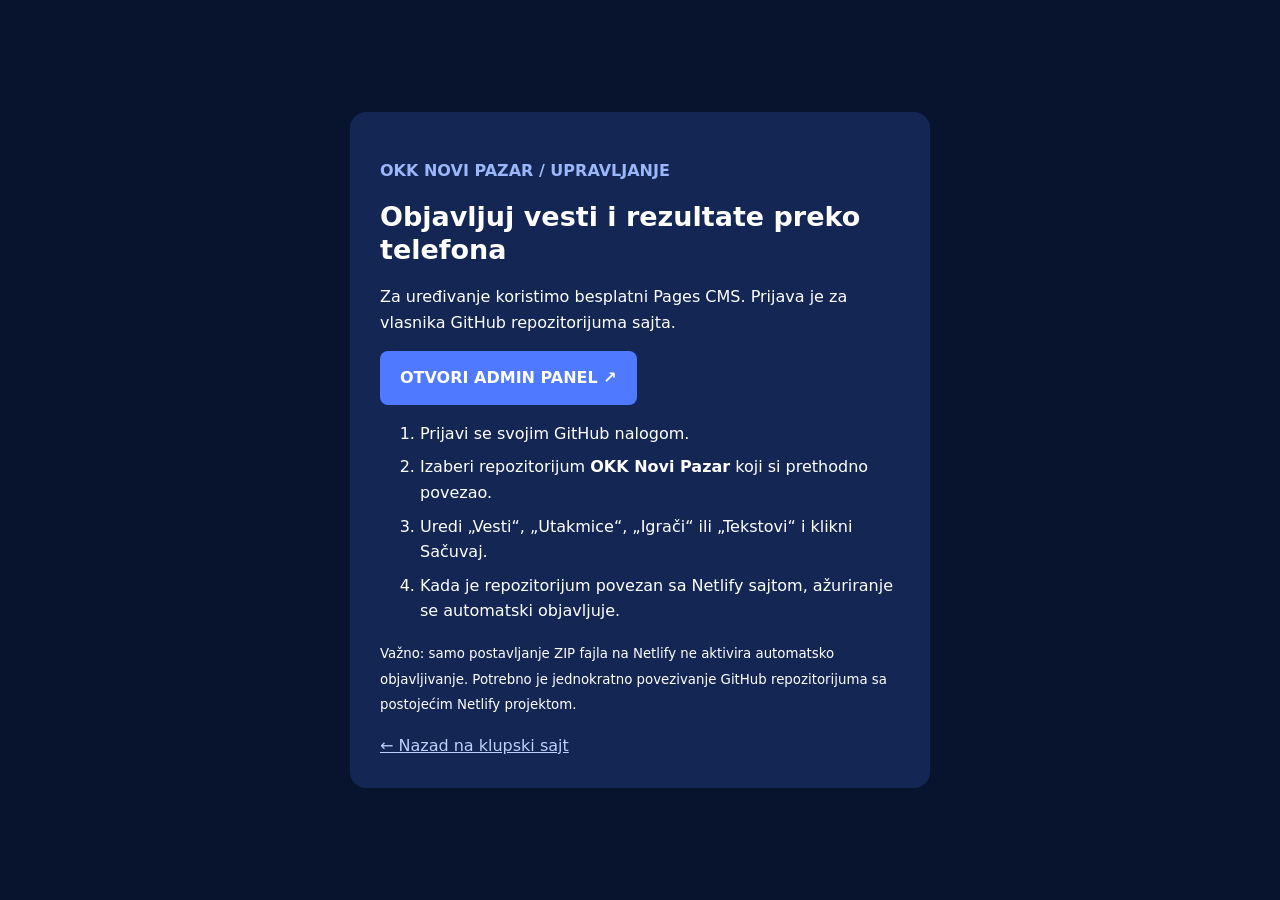
<file: admin/index.html>
<!doctype html><html lang="sr"><head><meta charset="utf-8"><meta name="viewport" content="width=device-width,initial-scale=1"><meta name="robots" content="noindex,nofollow"><title>OKK Novi Pazar — uređivanje</title><style>body{margin:0;min-height:100vh;display:grid;place-items:center;background:#08132e;color:white;font:16px/1.6 system-ui,sans-serif}.panel{max-width:520px;margin:20px;padding:30px;background:#142653;border-radius:16px}h1{font-size:27px;line-height:1.2}.btn{background:#4f79ff;color:#fff;text-decoration:none;padding:14px 20px;border-radius:8px;display:inline-block;font-weight:800}a{color:#bdd0ff}li{margin:8px 0}</style></head><body><div class="panel"><p style="color:#9bb6fa;font-weight:800">OKK NOVI PAZAR / UPRAVLJANJE</p><h1>Objavljuj vesti i rezultate preko telefona</h1><p>Za uređivanje koristimo besplatni Pages CMS. Prijava je za vlasnika GitHub repozitorijuma sajta.</p><p><a class="btn" href="https://app.pagescms.org/" rel="noopener noreferrer">OTVORI ADMIN PANEL ↗</a></p><ol><li>Prijavi se svojim GitHub nalogom.</li><li>Izaberi repozitorijum <strong>OKK Novi Pazar</strong> koji si prethodno povezao.</li><li>Uredi „Vesti“, „Utakmice“, „Igrači“ ili „Tekstovi“ i klikni Sačuvaj.</li><li>Kada je repozitorijum povezan sa Netlify sajtom, ažuriranje se automatski objavljuje.</li></ol><p><small>Važno: samo postavljanje ZIP fajla na Netlify ne aktivira automatsko objavljivanje. Potrebno je jednokratno povezivanje GitHub repozitorijuma sa postojećim Netlify projektom.</small></p><a href="/">← Nazad na klupski sajt</a></div></body></html>
</file>
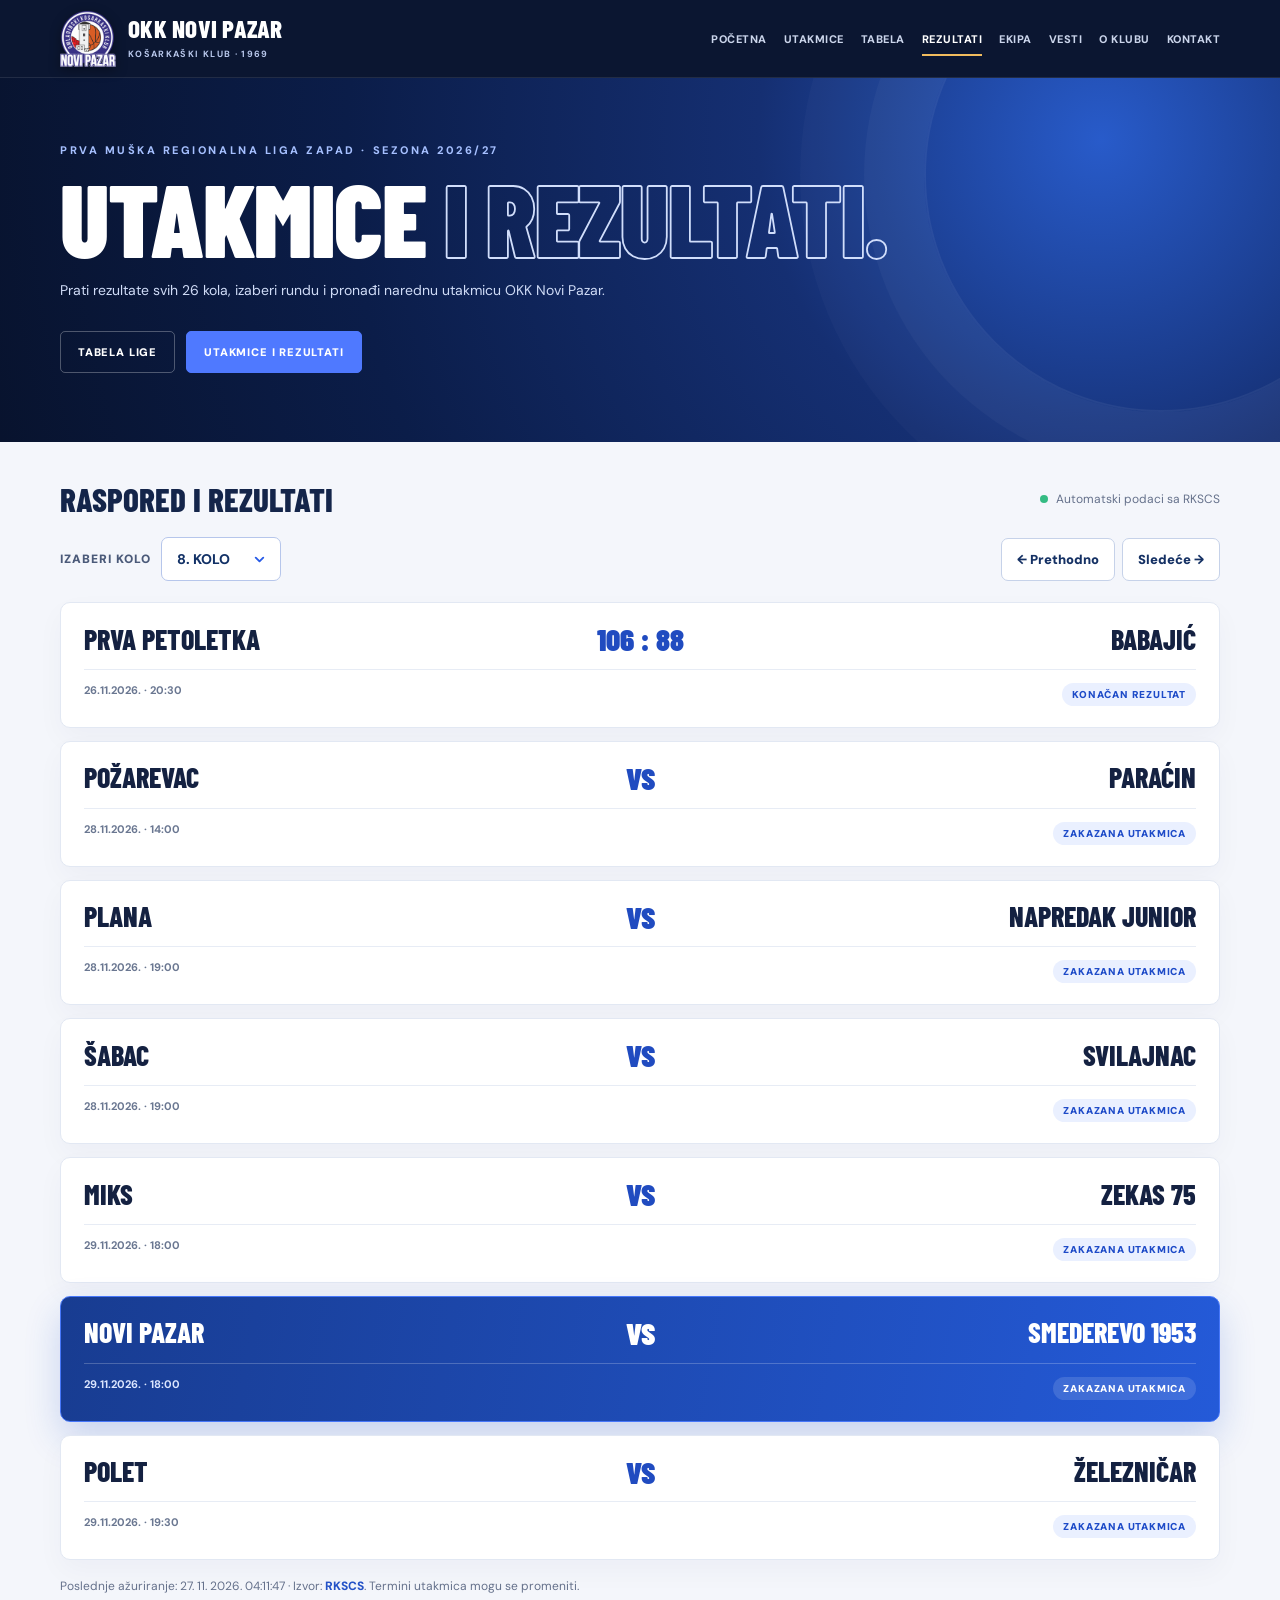
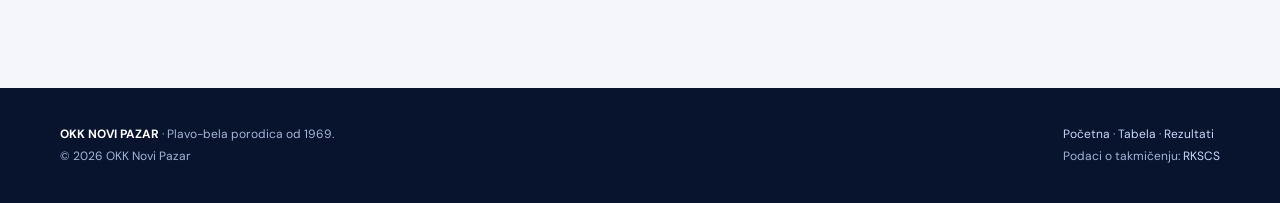
<file: rezultati.html>
<!doctype html>
<html lang="sr">
<head>
<meta charset="utf-8">
<meta name="viewport" content="width=device-width, initial-scale=1, viewport-fit=cover">
<meta name="theme-color" content="#08132e">
<meta name="description" content="Svi rezultati i raspored Prve muške regionalne lige Zapad 2026/27.">
<title>Rezultati i raspored | OKK Novi Pazar</title>
<link rel="preconnect" href="https://fonts.googleapis.com">
<link rel="preconnect" href="https://fonts.gstatic.com" crossorigin>
<link href="https://fonts.googleapis.com/css2?family=Barlow+Condensed:wght@500;600;700;800;900&family=DM+Sans:wght@400;500;600;700;800&display=swap" rel="stylesheet">
<style>
:root{--navy:#08132e;--deep:#0d1a3a;--blue:#295ce7;--blue2:#4f79ff;--pale:#f4f6fb;--white:#fff;--ink:#142141;--muted:#6a758e;--line:#e2e8f3;--gold:#f1bc5e;--font-display:'Barlow Condensed','Arial Narrow',Impact,sans-serif;--font-body:'DM Sans',Arial,sans-serif}
*{box-sizing:border-box}
html{scroll-behavior:smooth}
body{margin:0;background:var(--pale);color:var(--ink);font-family:var(--font-body);-webkit-font-smoothing:antialiased}
a{color:inherit;text-decoration:none}button,select{font:inherit}button{cursor:pointer}
.container{width:min(1160px,calc(100% - 36px));margin-inline:auto}
.topbar{height:78px;position:sticky;top:0;z-index:30;background:rgba(8,19,46,.985);border-bottom:1px solid #ffffff18;color:#fff;backdrop-filter:blur(12px)}
.top-inner{height:100%;display:flex;align-items:center;gap:20px}
.brand{display:flex;align-items:center;gap:12px;flex-shrink:0}
.brand img{width:56px;height:56px;object-fit:contain;filter:drop-shadow(0 3px 6px #0006)}
.brand-name{font:800 25px/.90 var(--font-display);letter-spacing:.01em}
.brand-name small{display:block;margin-top:8px;color:#bac9ed;font:700 9px var(--font-body);letter-spacing:.15em}
.desktop-nav{display:flex;align-items:center;justify-content:flex-end;gap:17px;flex:1}
.desktop-nav a{font-size:11px;font-weight:800;text-transform:uppercase;letter-spacing:.045em;white-space:nowrap;color:#cbd5eb;transition:color .2s}
.desktop-nav a:hover,.desktop-nav a[aria-current="page"]{color:#fff}
.desktop-nav a[aria-current="page"]{border-bottom:2px solid var(--gold);padding-bottom:8px;margin-bottom:-10px}
.menu-button{display:none;border:1px solid #ffffff50;border-radius:7px;background:#102654;color:#fff;padding:10px 14px;font-size:14px;font-weight:800}
.mobile-nav{display:none;position:absolute;top:78px;left:0;right:0;padding:9px 18px 18px;background:#101f45;box-shadow:0 22px 40px #050b27aa}
.mobile-nav a{display:block;padding:13px 8px;border-bottom:1px solid #ffffff16;font-size:13px;font-weight:800;text-transform:uppercase;color:#d2dfff}
.mobile-nav a[aria-current="page"]{color:#fff;border-left:3px solid var(--gold);padding-left:12px}
.hero{position:relative;overflow:hidden;background:radial-gradient(circle at 86% 17%,#285bca 0%,#152f72 30%,#0b1d49 66%,#08132e 100%);color:#fff}
.hero:after{content:"";position:absolute;right:-118px;top:-140px;width:470px;height:470px;border:2px solid #ffffff0f;border-radius:50%;box-shadow:0 0 0 60px #ffffff08,0 0 0 124px #ffffff05;pointer-events:none}
.hero-inner{position:relative;z-index:1;padding:65px 0 69px}
.kicker{font-size:11px;letter-spacing:.23em;font-weight:800;color:#a6c0ff;text-transform:uppercase}
h1{font:900 clamp(58px,8vw,112px)/.82 var(--font-display);margin:19px 0 19px;letter-spacing:-.014em;text-transform:uppercase}
h1 em{font-style:normal;color:transparent;-webkit-text-stroke:1.8px #d1defb}
.hero-text{max-width:690px;color:#d0dcf7;line-height:1.7;font-size:14px;margin:0}
.hero-links{display:flex;gap:11px;flex-wrap:wrap;margin-top:28px}
.btn{display:inline-flex;align-items:center;justify-content:center;gap:8px;border-radius:5px;padding:13px 17px;font-size:11px;font-weight:900;text-transform:uppercase;letter-spacing:.075em;border:1px solid #ffffff47;color:#fff}
.btn.active{background:var(--blue2);border-color:var(--blue2)}
.btn:hover{background:#ffffff18}.btn.active:hover{background:#3663e9}
.section{padding:42px 0 78px}
.bar{display:flex;align-items:center;justify-content:space-between;flex-wrap:wrap;gap:15px;margin-bottom:22px}
.bar h2{font:800 33px/.95 var(--font-display);text-transform:uppercase;margin:0;color:#14254a}
.status{font-size:12px;color:#65718b;display:flex;align-items:center;gap:8px}
.status:before{content:"";width:8px;height:8px;background:#34bb83;border-radius:50%;display:inline-block}
.panel{background:#fff;border:1px solid var(--line);border-radius:12px;overflow:hidden;box-shadow:0 16px 48px #1028540b}
.footnote{color:#65718b;font-size:12px;line-height:1.8;margin-top:16px}
.footnote a{color:#2452c7;font-weight:800}
.site-footer{background:#08132e;color:#a5b5d8;padding:36px 0}
.footer-inner{display:flex;justify-content:space-between;flex-wrap:wrap;gap:14px;font-size:12px;line-height:1.8}
.footer-inner strong{color:#fff}
.footer-inner a{color:#c9d7fb}
.loading{padding:35px;text-align:center;color:#697590}
@media(max-width:990px){.desktop-nav{gap:12px}.brand-name{font-size:22px}.desktop-nav a{font-size:10px}}
@media(max-width:850px){.desktop-nav{display:none}.menu-button{display:block;margin-left:auto}.mobile-nav.open{display:block}.hero-inner{padding:48px 0 54px}}
@media(max-width:560px){.topbar{height:69px}.mobile-nav{top:69px}.brand img{width:48px;height:48px}.brand-name{font-size:22px}h1{font-size:64px}.hero-text{font-size:13px}.section{padding:26px 0 54px}.bar h2{font-size:30px}.status{font-size:11px}}


.controls{display:flex;align-items:center;justify-content:space-between;flex-wrap:wrap;gap:13px;margin-bottom:21px}
.controls .choose{display:flex;align-items:center;gap:10px;flex-wrap:wrap}
.controls label{font-size:12px;font-weight:900;color:#4b5a79;text-transform:uppercase;letter-spacing:.08em}
select{appearance:none;border:1px solid #b6c6eb;border-radius:7px;background:#fff;color:#123166;padding:12px 42px 12px 15px;font-size:14px;font-weight:800;cursor:pointer;background-image:url("data:image/svg+xml,%3Csvg xmlns='http://www.w3.org/2000/svg' width='15' height='15' viewBox='0 0 24 24' fill='none' stroke='%23295ce7' stroke-width='3' stroke-linecap='round' stroke-linejoin='round'%3E%3Cpolyline points='6 9 12 15 18 9'/%3E%3C/svg%3E");background-position:calc(100% - 13px) center;background-repeat:no-repeat}
.arrows{display:flex;gap:7px}.arrows button{border-radius:7px;border:1px solid #c6d2e9;background:#fff;color:#153164;font-size:13px;font-weight:900;padding:12px 15px}.arrows button:hover{border-color:#3665e1}.arrows button:disabled{opacity:.4;cursor:default}
.matchlist{display:grid;gap:13px}
.match{background:#fff;border:1px solid var(--line);border-radius:10px;padding:21px 23px;box-shadow:0 11px 28px #10285409}
.match.club{background:linear-gradient(100deg,#183c91,#245ad8);color:#fff;border:1px solid #4677fa;box-shadow:0 16px 36px #1b4ac333}
.match-main{display:grid;grid-template-columns:minmax(0,1fr) auto minmax(0,1fr);gap:12px;align-items:center}
.team{font:800 clamp(21px,2.9vw,28px)/1.03 var(--font-display);text-transform:uppercase;min-width:0}
.team.away{text-align:right}
.score{font:900 31px/.96 var(--font-display);color:#204bc0;white-space:nowrap;text-align:center;min-width:76px}
.club .score{color:#fff}
.details{margin-top:15px;padding-top:13px;border-top:1px solid #e7ecf5;color:#6a7791;font-size:11px;font-weight:700;display:flex;justify-content:space-between;gap:12px;flex-wrap:wrap}
.club .details{border-color:#ffffff37;color:#dce6ff}
.chip{font-size:10px;font-weight:900;letter-spacing:.08em;text-transform:uppercase;border-radius:20px;padding:5px 10px;background:#eaf0ff;color:#1e4bc8}
.club .chip{background:#ffffff22;color:#fff}
@media(max-width:570px){.match{padding:17px 14px}.score{min-width:55px;font-size:26px}.team{font-size:21px}.match-main{gap:6px}.controls{align-items:flex-start}.bar h2{font-size:29px}}
</style>
</head>
<body>
<header class="topbar">
  <div class="container top-inner">
    <a class="brand" href="./" aria-label="OKK Novi Pazar - početna">
      <img src="assets/logo.png" alt="Grb OKK Novi Pazar" width="56" height="56">
      <span class="brand-name">OKK NOVI PAZAR<small>KOŠARKAŠKI KLUB · 1969</small></span>
    </a>
    <nav class="desktop-nav" aria-label="Glavni meni"><a href="./">Početna</a><a href="./#utakmice">Utakmice</a><a href="tabela.html">Tabela</a><a href="rezultati.html" aria-current="page">Rezultati</a><a href="./#ekipa">Ekipa</a><a href="./#vesti">Vesti</a><a href="./#o-klubu">O klubu</a><a href="./#kontakt">Kontakt</a></nav>
    <button class="menu-button" id="menu-button" type="button" aria-controls="mobile-nav" aria-expanded="false">☰ MENI</button>
  </div>
  <nav class="mobile-nav" id="mobile-nav" aria-label="Meni za telefone"><a href="./">Početna</a><a href="./#utakmice">Utakmice</a><a href="tabela.html">Tabela</a><a href="rezultati.html" aria-current="page">Rezultati</a><a href="./#ekipa">Ekipa</a><a href="./#vesti">Vesti</a><a href="./#o-klubu">O klubu</a><a href="./#kontakt">Kontakt</a></nav>
</header>
<section class="hero">
  <div class="container hero-inner">
    <div class="kicker">PRVA MUŠKA REGIONALNA LIGA ZAPAD · SEZONA 2026/27</div>
    <h1>UTAKMICE <em>I REZULTATI.</em></h1>
    <p class="hero-text">Prati rezultate svih 26 kola, izaberi rundu i pronađi narednu utakmicu OKK Novi Pazar.</p>
    <div class="hero-links"><a class="btn" href="tabela.html">Tabela lige</a><a class="btn active" href="rezultati.html">Utakmice i rezultati</a></div>
  </div>
</section>
<main class="section"><div class="container">

  <div class="bar"><h2>RASPORED I REZULTATI</h2><span class="status">Automatski podaci sa RKSCS</span></div>
  <div class="controls">
    <div class="choose"><label for="kolo">Izaberi kolo</label><select id="kolo" aria-label="Izaberi kolo"></select></div>
    <div class="arrows"><button id="prev" type="button" aria-label="Prethodno kolo">← Prethodno</button><button id="next" type="button" aria-label="Sledeće kolo">Sledeće →</button></div>
  </div>
  <section id="utakmice" class="matchlist" aria-live="polite"><div class="panel loading">Učitavanje rezultata...</div></section>
  <p class="footnote"><span id="azurirano">Čitanje podataka...</span> · Izvor: <a href="https://rkscs.rs/takmicenja?izvor=dscore&liga=283&tab=raspored" target="_blank" rel="noopener noreferrer">RKSCS</a>. Termini utakmica mogu se promeniti.</p>

</div></main>
<footer class="site-footer"><div class="container footer-inner">
  <div><strong>OKK NOVI PAZAR</strong> · Plavo-bela porodica od 1969.<div>© <span id="year">2026</span> OKK Novi Pazar</div></div>
  <div><a href="./">Početna</a> · <a href="tabela.html">Tabela</a> · <a href="rezultati.html">Rezultati</a><div>Podaci o takmičenju: <a href="https://rkscs.rs/takmicenja?izvor=dscore&liga=283&tab=tabela" target="_blank" rel="noopener noreferrer">RKSCS</a></div></div>
</div></footer>
<script>
const btn=document.getElementById('menu-button');
const mobile=document.getElementById('mobile-nav');
btn.addEventListener('click',()=>{
  const opened=btn.getAttribute('aria-expanded')==='true';
  btn.setAttribute('aria-expanded',String(!opened));
  mobile.classList.toggle('open',!opened);
});
mobile.querySelectorAll('a').forEach(a=>a.addEventListener('click',()=>{
  mobile.classList.remove('open');
  btn.setAttribute('aria-expanded','false');
}));
document.getElementById('year').textContent=new Date().getFullYear();


async function pokreni(){
  const prikaz=document.getElementById('utakmice');
  const izbor=document.getElementById('kolo');
  const prev=document.getElementById('prev');
  const next=document.getElementById('next');
  try{
    const response=await fetch('./data/rkscs_rezultati.json',{cache:'no-store'});
    if(!response.ok)throw new Error('Podaci nisu dostupni');
    const data=await response.json();
    const games=data.utakmice;
    if(!Array.isArray(games)||!games.length)throw new Error('Prazan raspored');
    const rounds=[...new Set(games.map(g=>Number(g.kolo)))].sort((a,b)=>a-b);
    rounds.forEach(n=>{const option=document.createElement('option');option.value=n;option.textContent=n+'. KOLO';izbor.appendChild(option);});
    function draw(n){
      prikaz.replaceChildren();
      const selected=games.filter(g=>Number(g.kolo)===n).sort((a,b)=>String(a.datum+' '+a.vreme).localeCompare(String(b.datum+' '+b.vreme)));
      for(const g of selected){
        const club=/novi pazar/i.test(g.domacin)||/novi pazar/i.test(g.gost);
        const article=document.createElement('article');article.className='match'+(club?' club':'');
        const main=document.createElement('div');main.className='match-main';
        const home=document.createElement('span');home.className='team';home.textContent=g.domacin;
        const away=document.createElement('span');away.className='team away';away.textContent=g.gost;
        const score=document.createElement('span');score.className='score';
        const done=g.status==='zavrsena'&&g.poeni_domacin!=null&&g.poeni_gost!=null;
        score.textContent=done?g.poeni_domacin+' : '+g.poeni_gost:'VS';
        main.append(home,score,away);
        const details=document.createElement('div');details.className='details';
        const when=document.createElement('span');when.textContent=String(g.datum||'').split('-').reverse().join('.')+'. · '+(g.vreme||'Termin uskoro');
        const chip=document.createElement('span');chip.className='chip';chip.textContent=done?'Konačan rezultat':'Zakazana utakmica';
        details.append(when,chip);article.append(main,details);prikaz.appendChild(article);
      }
      prev.disabled=n<=rounds[0];next.disabled=n>=rounds[rounds.length-1];
    }
    const firstUpcoming=games.find(g=>g.status!=='zavrsena');
    izbor.value=firstUpcoming?firstUpcoming.kolo:rounds[rounds.length-1];
    draw(Number(izbor.value));
    izbor.addEventListener('change',()=>draw(Number(izbor.value)));
    prev.addEventListener('click',()=>{const i=rounds.indexOf(Number(izbor.value));if(i>0){izbor.value=rounds[i-1];draw(Number(izbor.value));}});
    next.addEventListener('click',()=>{const i=rounds.indexOf(Number(izbor.value));if(i<rounds.length-1){izbor.value=rounds[i+1];draw(Number(izbor.value));}});
    const updated=new Date(data.azurirano);
    document.getElementById('azurirano').textContent=Number.isNaN(updated.getTime())?'Datum ažuriranja nije dostupan':'Poslednje ažuriranje: '+updated.toLocaleString('sr-RS',{timeZone:'Europe/Belgrade'});
  }catch(err){
    prikaz.replaceChildren();const p=document.createElement('div');p.className='panel loading';p.textContent='Rezultati trenutno nisu dostupni. Pokušajte ponovo kasnije.';prikaz.appendChild(p);
    document.getElementById('azurirano').textContent='Osvežavanje nije uspelo';
  }
}
pokreni();
</script>
</body>
</html>
</file>
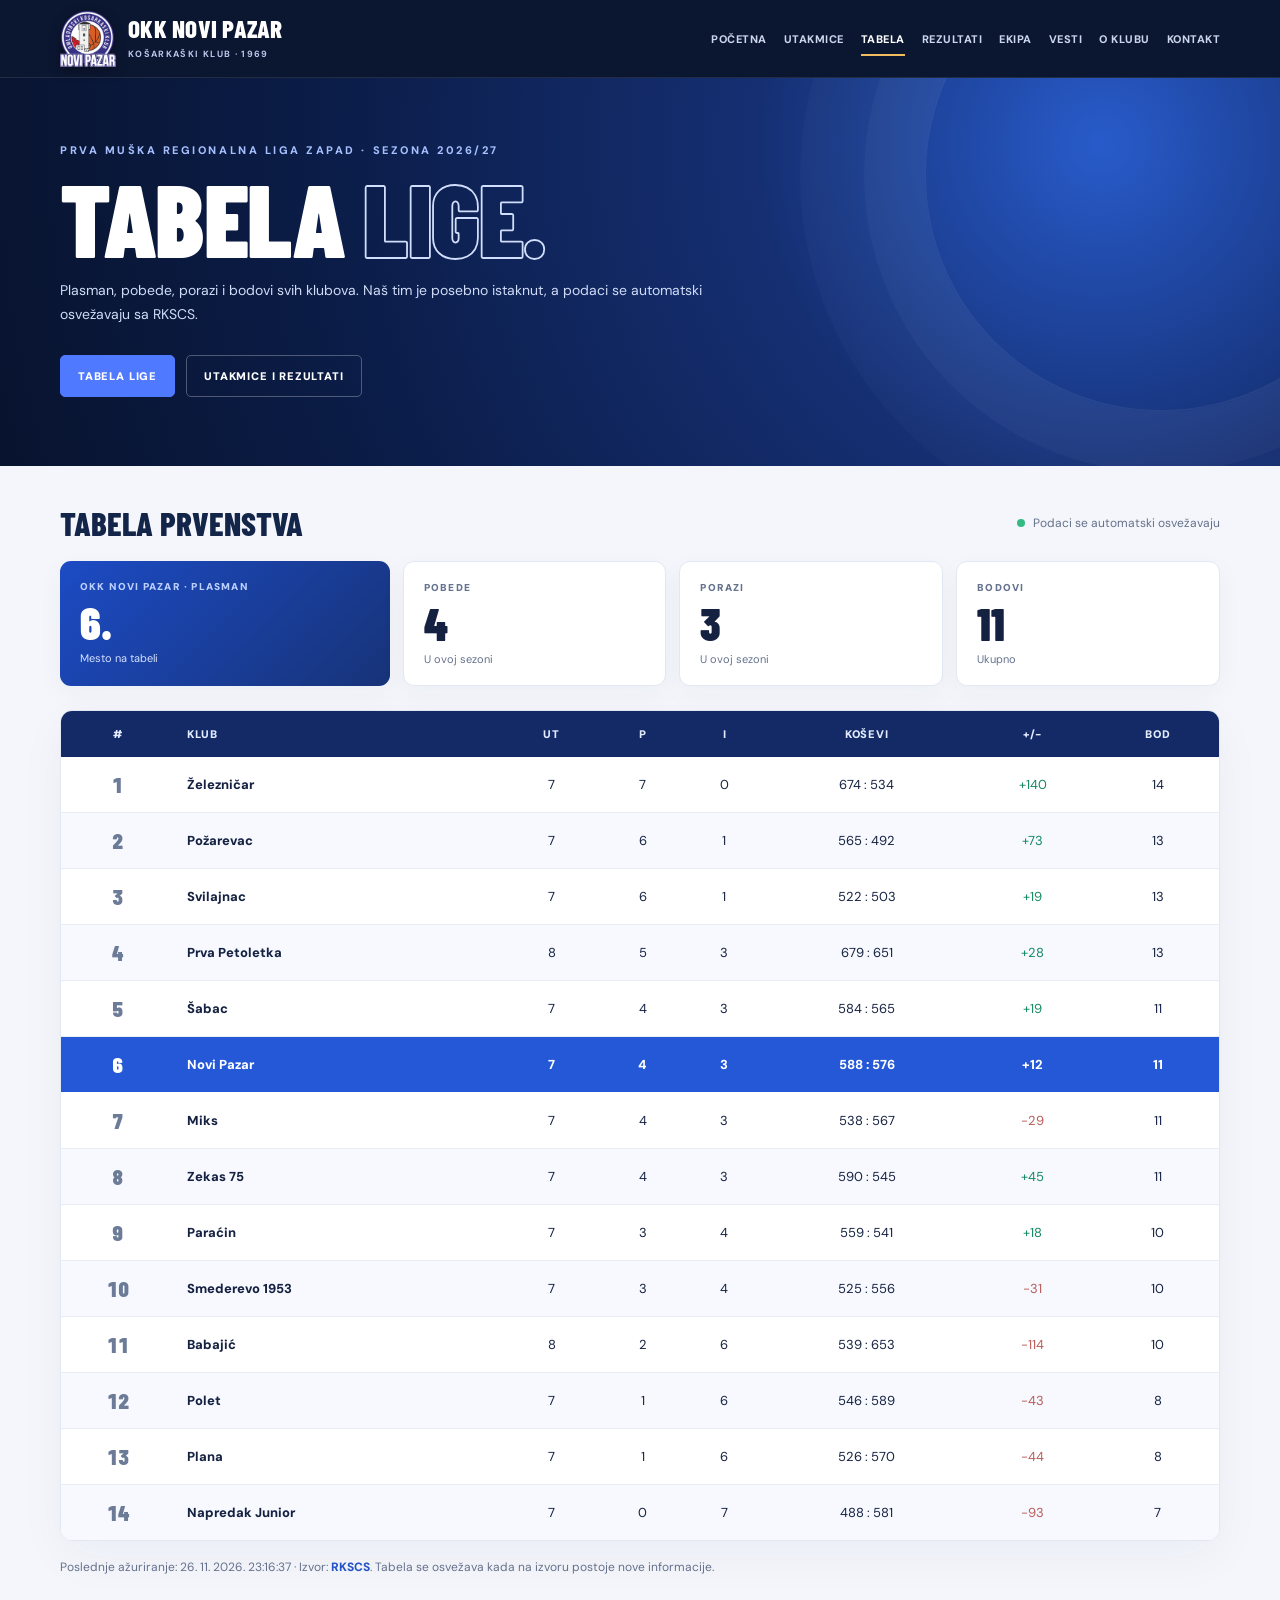
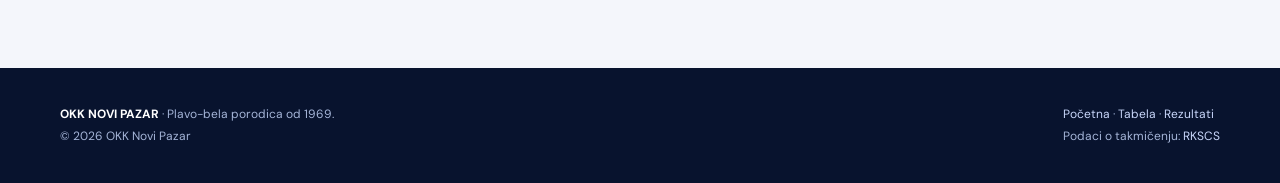
<file: tabela.html>
<!doctype html>
<html lang="sr">
<head>
<meta charset="utf-8">
<meta name="viewport" content="width=device-width, initial-scale=1, viewport-fit=cover">
<meta name="theme-color" content="#08132e">
<meta name="description" content="Tabela 1. MRL Zapad 2026/27, plasman OKK Novi Pazar i svih klubova.">
<title>Tabela prvenstva | OKK Novi Pazar</title>
<link rel="preconnect" href="https://fonts.googleapis.com">
<link rel="preconnect" href="https://fonts.gstatic.com" crossorigin>
<link href="https://fonts.googleapis.com/css2?family=Barlow+Condensed:wght@500;600;700;800;900&family=DM+Sans:wght@400;500;600;700;800&display=swap" rel="stylesheet">
<style>
:root{--navy:#08132e;--deep:#0d1a3a;--blue:#295ce7;--blue2:#4f79ff;--pale:#f4f6fb;--white:#fff;--ink:#142141;--muted:#6a758e;--line:#e2e8f3;--gold:#f1bc5e;--font-display:'Barlow Condensed','Arial Narrow',Impact,sans-serif;--font-body:'DM Sans',Arial,sans-serif}
*{box-sizing:border-box}
html{scroll-behavior:smooth}
body{margin:0;background:var(--pale);color:var(--ink);font-family:var(--font-body);-webkit-font-smoothing:antialiased}
a{color:inherit;text-decoration:none}button,select{font:inherit}button{cursor:pointer}
.container{width:min(1160px,calc(100% - 36px));margin-inline:auto}
.topbar{height:78px;position:sticky;top:0;z-index:30;background:rgba(8,19,46,.985);border-bottom:1px solid #ffffff18;color:#fff;backdrop-filter:blur(12px)}
.top-inner{height:100%;display:flex;align-items:center;gap:20px}
.brand{display:flex;align-items:center;gap:12px;flex-shrink:0}
.brand img{width:56px;height:56px;object-fit:contain;filter:drop-shadow(0 3px 6px #0006)}
.brand-name{font:800 25px/.90 var(--font-display);letter-spacing:.01em}
.brand-name small{display:block;margin-top:8px;color:#bac9ed;font:700 9px var(--font-body);letter-spacing:.15em}
.desktop-nav{display:flex;align-items:center;justify-content:flex-end;gap:17px;flex:1}
.desktop-nav a{font-size:11px;font-weight:800;text-transform:uppercase;letter-spacing:.045em;white-space:nowrap;color:#cbd5eb;transition:color .2s}
.desktop-nav a:hover,.desktop-nav a[aria-current="page"]{color:#fff}
.desktop-nav a[aria-current="page"]{border-bottom:2px solid var(--gold);padding-bottom:8px;margin-bottom:-10px}
.menu-button{display:none;border:1px solid #ffffff50;border-radius:7px;background:#102654;color:#fff;padding:10px 14px;font-size:14px;font-weight:800}
.mobile-nav{display:none;position:absolute;top:78px;left:0;right:0;padding:9px 18px 18px;background:#101f45;box-shadow:0 22px 40px #050b27aa}
.mobile-nav a{display:block;padding:13px 8px;border-bottom:1px solid #ffffff16;font-size:13px;font-weight:800;text-transform:uppercase;color:#d2dfff}
.mobile-nav a[aria-current="page"]{color:#fff;border-left:3px solid var(--gold);padding-left:12px}
.hero{position:relative;overflow:hidden;background:radial-gradient(circle at 86% 17%,#285bca 0%,#152f72 30%,#0b1d49 66%,#08132e 100%);color:#fff}
.hero:after{content:"";position:absolute;right:-118px;top:-140px;width:470px;height:470px;border:2px solid #ffffff0f;border-radius:50%;box-shadow:0 0 0 60px #ffffff08,0 0 0 124px #ffffff05;pointer-events:none}
.hero-inner{position:relative;z-index:1;padding:65px 0 69px}
.kicker{font-size:11px;letter-spacing:.23em;font-weight:800;color:#a6c0ff;text-transform:uppercase}
h1{font:900 clamp(58px,8vw,112px)/.82 var(--font-display);margin:19px 0 19px;letter-spacing:-.014em;text-transform:uppercase}
h1 em{font-style:normal;color:transparent;-webkit-text-stroke:1.8px #d1defb}
.hero-text{max-width:690px;color:#d0dcf7;line-height:1.7;font-size:14px;margin:0}
.hero-links{display:flex;gap:11px;flex-wrap:wrap;margin-top:28px}
.btn{display:inline-flex;align-items:center;justify-content:center;gap:8px;border-radius:5px;padding:13px 17px;font-size:11px;font-weight:900;text-transform:uppercase;letter-spacing:.075em;border:1px solid #ffffff47;color:#fff}
.btn.active{background:var(--blue2);border-color:var(--blue2)}
.btn:hover{background:#ffffff18}.btn.active:hover{background:#3663e9}
.section{padding:42px 0 78px}
.bar{display:flex;align-items:center;justify-content:space-between;flex-wrap:wrap;gap:15px;margin-bottom:22px}
.bar h2{font:800 33px/.95 var(--font-display);text-transform:uppercase;margin:0;color:#14254a}
.status{font-size:12px;color:#65718b;display:flex;align-items:center;gap:8px}
.status:before{content:"";width:8px;height:8px;background:#34bb83;border-radius:50%;display:inline-block}
.panel{background:#fff;border:1px solid var(--line);border-radius:12px;overflow:hidden;box-shadow:0 16px 48px #1028540b}
.footnote{color:#65718b;font-size:12px;line-height:1.8;margin-top:16px}
.footnote a{color:#2452c7;font-weight:800}
.site-footer{background:#08132e;color:#a5b5d8;padding:36px 0}
.footer-inner{display:flex;justify-content:space-between;flex-wrap:wrap;gap:14px;font-size:12px;line-height:1.8}
.footer-inner strong{color:#fff}
.footer-inner a{color:#c9d7fb}
.loading{padding:35px;text-align:center;color:#697590}
@media(max-width:990px){.desktop-nav{gap:12px}.brand-name{font-size:22px}.desktop-nav a{font-size:10px}}
@media(max-width:850px){.desktop-nav{display:none}.menu-button{display:block;margin-left:auto}.mobile-nav.open{display:block}.hero-inner{padding:48px 0 54px}}
@media(max-width:560px){.topbar{height:69px}.mobile-nav{top:69px}.brand img{width:48px;height:48px}.brand-name{font-size:22px}h1{font-size:64px}.hero-text{font-size:13px}.section{padding:26px 0 54px}.bar h2{font-size:30px}.status{font-size:11px}}


[hidden]{display:none !important}
.summary{display:grid;grid-template-columns:1.25fr repeat(3,1fr);gap:13px;margin-bottom:24px}
.metric{background:#fff;border:1px solid var(--line);border-radius:11px;padding:19px 20px;box-shadow:0 8px 28px #1028540a}
.metric.featured{background:linear-gradient(135deg,#1c4bc4,#173378);color:#fff;border:0}
.metric .label{color:#64728e;font-size:10px;font-weight:900;text-transform:uppercase;letter-spacing:.12em}
.metric.featured .label{color:#bcd0ff}
.metric strong{display:block;font:900 45px/.95 var(--font-display);margin-top:8px}
.metric.featured strong{color:#fff}
.metric .small{font-size:11px;color:#64728e;margin-top:7px}
.metric.featured .small{color:#d6e1ff}
.table-scroll{width:100%;overflow-x:auto}
table{width:100%;border-collapse:collapse;min-width:720px}
thead th{background:#132a67;color:#e3ecff;text-transform:uppercase;letter-spacing:.07em;font-size:11px;font-weight:900;padding:16px 12px;text-align:center}
thead th:nth-child(2),tbody td:nth-child(2){text-align:left}
tbody td{padding:15px 12px;text-align:center;font-size:13px;border-bottom:1px solid #e8edf5;font-variant-numeric:tabular-nums}
tbody tr:nth-child(even){background:#f7f9fe}
tbody tr:last-child td{border-bottom:0}
tbody tr.club{background:#2558d7;color:#fff;font-weight:800}
tbody tr.club td{border-color:#ffffff25}
.num{color:#6c7c98;font-weight:900;font-family:var(--font-display);font-size:21px}
.club .num{color:#fff}
.team-name{font-weight:800}
.positive{color:#138863}.negative{color:#b95b59}.club .positive,.club .negative{color:#fff}
@media(max-width:650px){.summary{grid-template-columns:repeat(3,1fr);gap:8px}.metric{padding:15px 12px}.metric.featured{grid-column:1/-1}.metric strong{font-size:37px}.bar{align-items:flex-start}.panel{border-radius:9px}}
</style>
</head>
<body>
<header class="topbar">
  <div class="container top-inner">
    <a class="brand" href="./" aria-label="OKK Novi Pazar - početna">
      <img src="assets/logo.png" alt="Grb OKK Novi Pazar" width="56" height="56">
      <span class="brand-name">OKK NOVI PAZAR<small>KOŠARKAŠKI KLUB · 1969</small></span>
    </a>
    <nav class="desktop-nav" aria-label="Glavni meni"><a href="./">Početna</a><a href="./#utakmice">Utakmice</a><a href="tabela.html" aria-current="page">Tabela</a><a href="rezultati.html">Rezultati</a><a href="./#ekipa">Ekipa</a><a href="./#vesti">Vesti</a><a href="./#o-klubu">O klubu</a><a href="./#kontakt">Kontakt</a></nav>
    <button class="menu-button" id="menu-button" type="button" aria-controls="mobile-nav" aria-expanded="false">☰ MENI</button>
  </div>
  <nav class="mobile-nav" id="mobile-nav" aria-label="Meni za telefone"><a href="./">Početna</a><a href="./#utakmice">Utakmice</a><a href="tabela.html" aria-current="page">Tabela</a><a href="rezultati.html">Rezultati</a><a href="./#ekipa">Ekipa</a><a href="./#vesti">Vesti</a><a href="./#o-klubu">O klubu</a><a href="./#kontakt">Kontakt</a></nav>
</header>
<section class="hero">
  <div class="container hero-inner">
    <div class="kicker">PRVA MUŠKA REGIONALNA LIGA ZAPAD · SEZONA 2026/27</div>
    <h1>TABELA <em>LIGE.</em></h1>
    <p class="hero-text">Plasman, pobede, porazi i bodovi svih klubova. Naš tim je posebno istaknut, a podaci se automatski osvežavaju sa RKSCS.</p>
    <div class="hero-links"><a class="btn active" href="tabela.html">Tabela lige</a><a class="btn" href="rezultati.html">Utakmice i rezultati</a></div>
  </div>
</section>
<main class="section"><div class="container">

  <div class="bar"><h2>TABELA PRVENSTVA</h2><span class="status">Podaci se automatski osvežavaju</span></div>
  <div class="summary" id="summary" hidden>
    <div class="metric featured"><div class="label">OKK Novi Pazar · plasman</div><strong id="rank">—</strong><div class="small">Mesto na tabeli</div></div>
    <div class="metric"><div class="label">Pobede</div><strong id="wins">—</strong><div class="small">U ovoj sezoni</div></div>
    <div class="metric"><div class="label">Porazi</div><strong id="losses">—</strong><div class="small">U ovoj sezoni</div></div>
    <div class="metric"><div class="label">Bodovi</div><strong id="points">—</strong><div class="small">Ukupno</div></div>
  </div>
  <section class="panel" aria-label="Tabela svih klubova">
  <div class="table-scroll"><table>
    <thead><tr><th title="Pozicija">#</th><th>Klub</th><th title="Odigrane utakmice">UT</th><th title="Pobede">P</th><th title="Porazi">I</th><th>Koševi</th><th>+/-</th><th>Bod</th></tr></thead>
    <tbody id="tabela"><tr><td colspan="8" class="loading">Učitavanje tabele...</td></tr></tbody>
  </table></div></section>
  <p class="footnote"><span id="azurirano">Čitanje podataka...</span> · Izvor: <a href="https://rkscs.rs/takmicenja?izvor=dscore&liga=283&tab=tabela" target="_blank" rel="noopener noreferrer">RKSCS</a>. Tabela se osvežava kada na izvoru postoje nove informacije.</p>

</div></main>
<footer class="site-footer"><div class="container footer-inner">
  <div><strong>OKK NOVI PAZAR</strong> · Plavo-bela porodica od 1969.<div>© <span id="year">2026</span> OKK Novi Pazar</div></div>
  <div><a href="./">Početna</a> · <a href="tabela.html">Tabela</a> · <a href="rezultati.html">Rezultati</a><div>Podaci o takmičenju: <a href="https://rkscs.rs/takmicenja?izvor=dscore&liga=283&tab=tabela" target="_blank" rel="noopener noreferrer">RKSCS</a></div></div>
</div></footer>
<script>
const btn=document.getElementById('menu-button');
const mobile=document.getElementById('mobile-nav');
btn.addEventListener('click',()=>{
  const opened=btn.getAttribute('aria-expanded')==='true';
  btn.setAttribute('aria-expanded',String(!opened));
  mobile.classList.toggle('open',!opened);
});
mobile.querySelectorAll('a').forEach(a=>a.addEventListener('click',()=>{
  mobile.classList.remove('open');
  btn.setAttribute('aria-expanded','false');
}));
document.getElementById('year').textContent=new Date().getFullYear();


async function ucitajTabelu(){
  const tbody=document.getElementById('tabela');
  try{
    const response=await fetch('./data/rkscs.json',{cache:'no-store'});
    if(!response.ok)throw new Error('Fajl nije dostupan');
    const data=await response.json();
    if(!Array.isArray(data.tabela)||!data.tabela.length)throw new Error('Prazna tabela');
    tbody.replaceChildren();
    for(const tim of data.tabela){
      const club=String(tim.tim||'').toLocaleLowerCase('sr').includes('novi pazar');
      const tr=document.createElement('tr');
      if(club)tr.className='club';
      const vals=[tim.pozicija,tim.tim,tim.odigrano,tim.pobede,tim.porazi,tim.kosevi,tim.razlika,tim.bodovi];
      vals.forEach((v,i)=>{
        const td=document.createElement('td');
        td.textContent=i===6&&Number(v)>0?'+'+v:String(v??'—');
        if(i===0)td.className='num';
        if(i===1)td.className='team-name';
        if(i===6){if(Number(v)>0)td.classList.add('positive');if(Number(v)<0)td.classList.add('negative');}
        tr.appendChild(td);
      });
      tbody.appendChild(tr);
      if(club){
        document.getElementById('rank').textContent=tim.pozicija+'.';
        document.getElementById('wins').textContent=tim.pobede;
        document.getElementById('losses').textContent=tim.porazi;
        document.getElementById('points').textContent=tim.bodovi;
        document.getElementById('summary').hidden=false;
      }
    }
    const date=new Date(data.azurirano);
    document.getElementById('azurirano').textContent=Number.isNaN(date.getTime())?'Datum poslednjeg ažuriranja nije dostupan':'Poslednje ažuriranje: '+date.toLocaleString('sr-RS',{timeZone:'Europe/Belgrade'});
  }catch(err){
    tbody.replaceChildren();
    const tr=document.createElement('tr');const td=document.createElement('td');
    td.colSpan=8;td.className='loading';td.textContent='Tabela trenutno nije dostupna. Pokušajte ponovo kasnije.';
    tr.appendChild(td);tbody.appendChild(tr);
    document.getElementById('azurirano').textContent='Osvežavanje nije uspelo';
  }
}
ucitajTabelu();
</script>
</body>
</html>
</file>
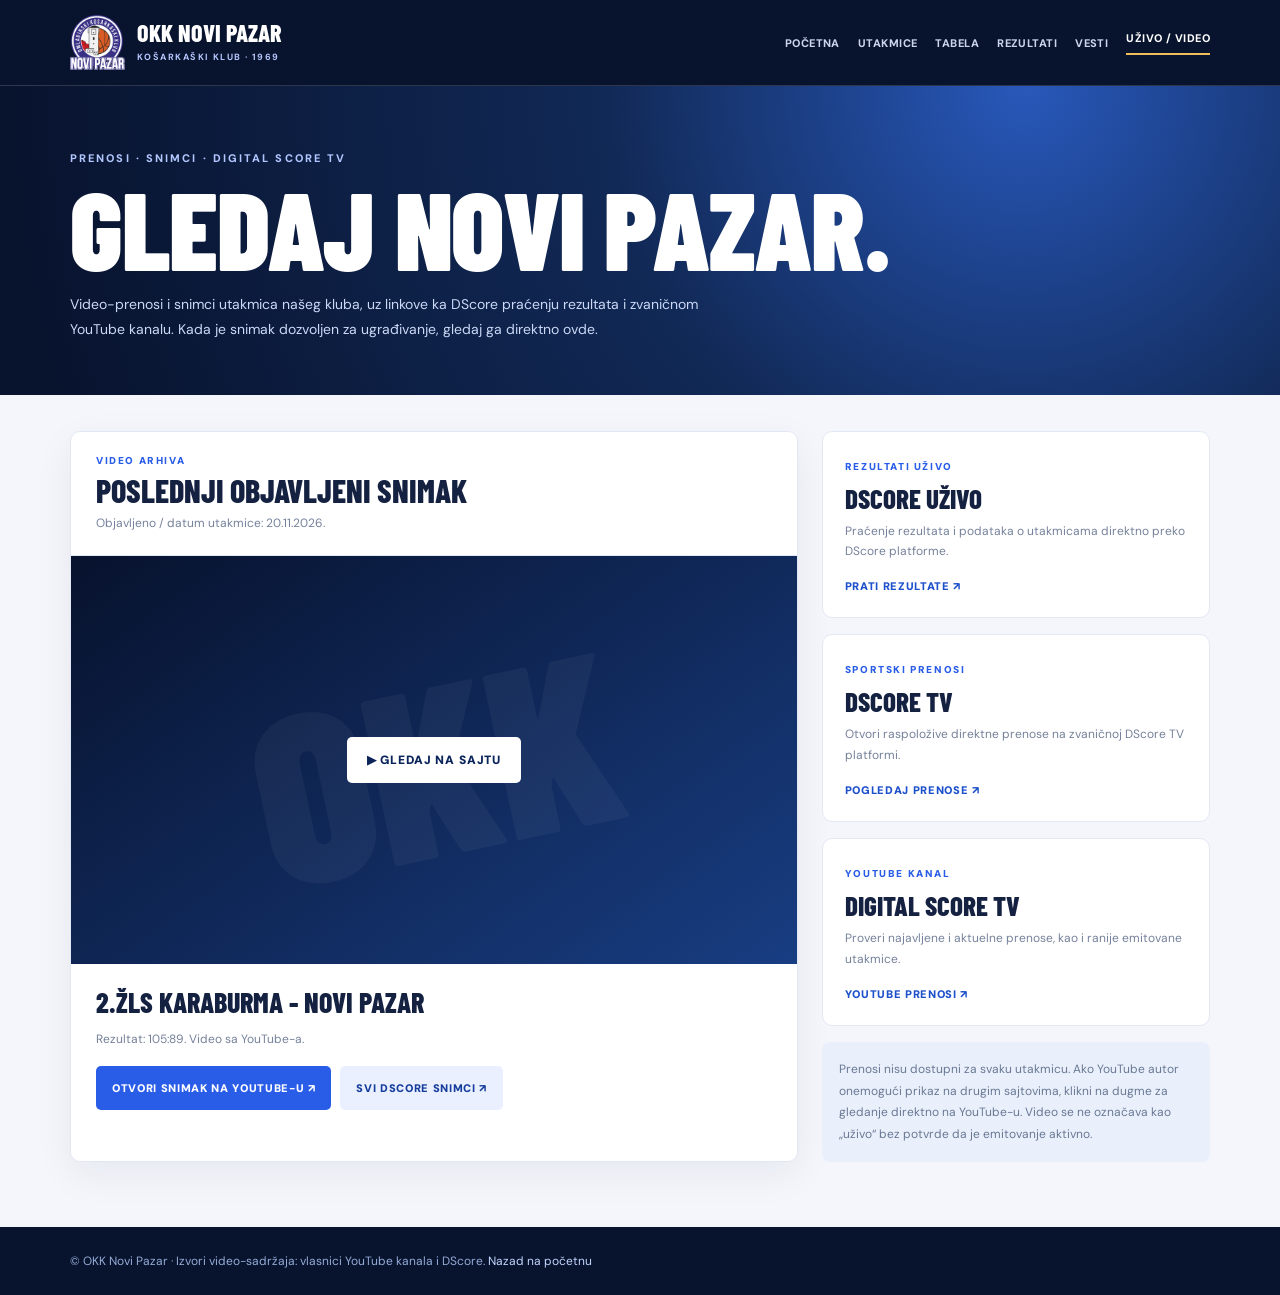
<file: uzivo.html>
<!doctype html>
<html lang="sr">
<head>
  <meta charset="utf-8">
  <meta name="viewport" content="width=device-width, initial-scale=1, viewport-fit=cover">
  <meta name="theme-color" content="#08132e">
  <meta name="description" content="Prenosi i snimci utakmica OKK Novi Pazar — Digital Score TV, rezultati uživo i video arhiva.">
  <title>Uživo i video | OKK Novi Pazar</title>
  <link rel="preconnect" href="https://fonts.googleapis.com">
  <link rel="preconnect" href="https://fonts.gstatic.com" crossorigin>
  <link href="https://fonts.googleapis.com/css2?family=Barlow+Condensed:wght@500;600;700;800;900&family=DM+Sans:wght@400;500;600;700;800&display=swap" rel="stylesheet">
  <style>
    :root{--navy:#08132e;--blue:#295ce7;--gold:#f1bc5e;--muted:#75819b;--pale:#f4f6fb;--ink:#142141;--line:#e2e8f3}
    *{box-sizing:border-box}
    body{margin:0;background:var(--pale);font-family:'DM Sans',Arial,sans-serif;color:var(--ink);-webkit-font-smoothing:antialiased}
    a{color:inherit;text-decoration:none}
    button{font:inherit;cursor:pointer}
    .container{max-width:1140px;width:calc(100% - 36px);margin:auto}
    .topbar{background:#08132e;color:#fff;border-bottom:1px solid #ffffff26}
    .topinner{display:flex;align-items:center;justify-content:space-between;gap:22px;padding:15px 0;flex-wrap:wrap}
    .brand{display:flex;align-items:center;gap:12px;font:800 24px/1 'Barlow Condensed',Arial,sans-serif}
    .brand img{width:55px;height:55px;object-fit:contain}
    .brand small{display:block;font:700 9px/1.5 'DM Sans',sans-serif;letter-spacing:.16em;color:#b7c8ff;margin-top:6px}
    nav{display:flex;flex-wrap:wrap;gap:18px;align-items:center}
    nav a{font-size:11px;font-weight:800;letter-spacing:.04em;text-transform:uppercase;color:#cbd5eb}
    nav a[aria-current="page"]{color:#fff;border-bottom:2px solid var(--gold);padding:0 0 8px}
    nav a:hover{color:#fff}
    .hero{background:radial-gradient(circle at 80% 0%,#2858ba 0%,#112956 39%,#08132e 95%);color:#fff;padding:65px 0 52px}
    .kicker{letter-spacing:.19em;font-size:11px;font-weight:800;color:#b2c7ff}
    h1{font:900 clamp(60px,9vw,110px)/.92 'Barlow Condensed',Arial,sans-serif;letter-spacing:-.012em;margin:12px 0;text-transform:uppercase}
    .hero p{color:#cbd8f6;max-width:650px;font-size:14px;line-height:1.8;margin-bottom:0}
    .layout{display:grid;grid-template-columns:minmax(0,1.5fr) minmax(250px,.8fr);gap:24px;padding-top:36px;padding-bottom:65px}
    .panel{background:#fff;border:1px solid var(--line);border-radius:10px;overflow:hidden;box-shadow:0 12px 38px #0a1b4110}
    .panelhead{padding:22px 25px;border-bottom:1px solid var(--line)}
    .eyebrow{color:var(--blue);font-size:10px;font-weight:900;letter-spacing:.16em;text-transform:uppercase}
    h2{font:800 32px/1.03 'Barlow Condensed',Arial,sans-serif;margin:7px 0;text-transform:uppercase}
    .subtitle{font-size:12px;color:var(--muted);line-height:1.6}
    .screen{position:relative;background:linear-gradient(145deg,#07122d,#183d82);aspect-ratio:16/9;display:grid;place-items:center;overflow:hidden}
    .screen:before{content:'OKK';position:absolute;font:900 clamp(110px,22vw,240px)/1 'Barlow Condensed',Arial,sans-serif;color:#ffffff0b;transform:rotate(-12deg)}
    .screen iframe{position:absolute;inset:0;width:100%;height:100%;border:0;background:#07122d}
    .play{position:relative;z-index:1;background:#fff;color:#0b255b;border:0;border-radius:5px;padding:15px 20px;text-transform:uppercase;letter-spacing:.07em;font-size:12px;font-weight:900}
    .screen-msg{position:relative;z-index:1;text-align:center;color:#d6e4ff;padding:20px;line-height:1.6}
    .panelbody{padding:23px 25px}
    .video-title{font:800 28px/1.1 'Barlow Condensed',Arial,sans-serif;text-transform:uppercase;margin:0 0 8px}
    .actions{display:flex;gap:9px;flex-wrap:wrap;margin-top:17px}
    .btn{display:inline-flex;align-items:center;justify-content:center;min-height:44px;padding:12px 16px;border-radius:5px;font-size:11px;font-weight:900;letter-spacing:.06em;text-transform:uppercase}
    .btn-primary{background:var(--blue);color:#fff}
    .btn-light{background:#eaf0ff;color:#173e9c}
    .side{display:grid;gap:16px;align-content:start}
    .linkbox{display:block;background:#fff;border:1px solid var(--line);border-radius:10px;padding:22px;transition:transform .18s,border-color .18s}
    .linkbox:hover{transform:translateY(-2px);border-color:#8caaf8}
    .linkbox strong{display:block;font:800 27px 'Barlow Condensed',Arial,sans-serif;text-transform:uppercase;margin:7px 0}
    .linkbox p{color:var(--muted);font-size:12px;line-height:1.7;margin:0 0 13px}
    .go{font-size:11px;color:#1d50cb;font-weight:900;letter-spacing:.06em;text-transform:uppercase}
    .notice{font-size:12px;line-height:1.8;color:#687894;padding:17px;background:#eaf0fb;border-radius:8px}
    footer{background:#08132e;color:#94acd7;font-size:12px;padding:26px 0}
    footer a{color:#c2d6ff}
    @media(max-width:800px){.layout{grid-template-columns:1fr}.hero{padding:47px 0 39px}.topinner{align-items:flex-start}.brand{font-size:22px}nav{gap:12px}.panelhead,.panelbody{padding:20px}.side{grid-template-columns:1fr}}
    @media(max-width:480px){nav a{font-size:10px}.container{width:calc(100% - 26px)}h2{font-size:28px}}
  </style>
</head>
<body>
  <header class="topbar">
    <div class="container topinner">
      <a class="brand" href="./"><img src="assets/logo.png" alt="Grb OKK Novi Pazar"><span>OKK NOVI PAZAR<small>KOŠARKAŠKI KLUB · 1969</small></span></a>
      <nav aria-label="Glavna navigacija">
        <a href="./">Početna</a><a href="./#utakmice">Utakmice</a><a href="tabela.html">Tabela</a><a href="rezultati.html?v=20261029">Rezultati</a><a href="./#vesti">Vesti</a><a href="uzivo.html" aria-current="page">Uživo / Video</a>
      </nav>
    </div>
  </header>
  <main>
    <section class="hero"><div class="container">
      <div class="kicker">PRENOSI · SNIMCI · DIGITAL SCORE TV</div>
      <h1>Gledaj Novi Pazar.</h1>
      <p>Video-prenosi i snimci utakmica našeg kluba, uz linkove ka DScore praćenju rezultata i zvaničnom YouTube kanalu. Kada je snimak dozvoljen za ugrađivanje, gledaj ga direktno ovde.</p>
    </div></section>
    <div class="container layout">
      <section class="panel" aria-labelledby="video-heading">
        <div class="panelhead"><div class="eyebrow">VIDEO ARHIVA</div><h2 id="video-heading">Poslednji objavljeni snimak</h2><div class="subtitle" id="video-date">Učitavanje podataka o videu…</div></div>
        <div class="screen" id="video-box"><div class="screen-msg" id="video-loading">Učitavanje snimka…</div></div>
        <div class="panelbody"><p class="video-title" id="video-title">Utakmice OKK Novi Pazar</p><p class="subtitle" id="video-info">Video se prikazuje kada je link dostupan u klupskoj arhivi.</p>
          <div class="actions"><a id="yt-video" class="btn btn-primary" href="https://www.youtube.com/@digitalscoretv/streams" target="_blank" rel="noopener noreferrer">Otvori video na YouTube-u ↗</a><a class="btn btn-light" href="https://www.youtube.com/@digitalscoretv/videos" target="_blank" rel="noopener noreferrer">Svi DScore snimci ↗</a></div>
        </div>
      </section>
      <aside class="side">
        <a class="linkbox" href="https://dscore.live/" target="_blank" rel="noopener noreferrer"><span class="eyebrow">REZULTATI UŽIVO</span><strong>DScore uživo</strong><p>Praćenje rezultata i podataka o utakmicama direktno preko DScore platforme.</p><span class="go">Prati rezultate ↗</span></a>
        <a class="linkbox" href="https://tv.dscore.live/" target="_blank" rel="noopener noreferrer"><span class="eyebrow">SPORTSKI PRENOSI</span><strong>DScore TV</strong><p>Otvori raspoložive direktne prenose na zvaničnoj DScore TV platformi.</p><span class="go">Pogledaj prenose ↗</span></a>
        <a class="linkbox" href="https://www.youtube.com/@digitalscoretv/streams" target="_blank" rel="noopener noreferrer"><span class="eyebrow">YOUTUBE KANAL</span><strong>DIGITAL Score TV</strong><p>Proveri najavljene i aktuelne prenose, kao i ranije emitovane utakmice.</p><span class="go">YouTube prenosi ↗</span></a>
        <div class="notice">Prenosi nisu dostupni za svaku utakmicu. Ako YouTube autor onemogući prikaz na drugim sajtovima, klikni na dugme za gledanje direktno na YouTube-u. Video se ne označava kao „uživo“ bez potvrde da je emitovanje aktivno.</div>
      </aside>
    </div>
  </main>
  <footer><div class="container">© OKK Novi Pazar · Izvori video-sadržaja: vlasnici YouTube kanala i DScore. <a href="./">Nazad na početnu</a></div></footer>
  <script>
  (()=>{
    'use strict';
    const box=document.getElementById('video-box');
    const title=document.getElementById('video-title');
    const date=document.getElementById('video-date');
    const info=document.getElementById('video-info');
    const button=document.getElementById('yt-video');
    function youtubeVideoId(link){
      try{
        const u=new URL(link);
        const host=u.hostname.toLowerCase();
        let id='';
        if(host==='youtu.be') id=u.pathname.split('/')[1]||'';
        else if(['youtube.com','www.youtube.com','m.youtube.com'].includes(host)){
          if(u.pathname==='/watch') id=u.searchParams.get('v')||'';
          else if(/^\/(live|shorts|embed)\//.test(u.pathname)) id=u.pathname.split('/')[2]||'';
        }
        return /^[A-Za-z0-9_-]{11}$/.test(id)?id:null;
      }catch{return null;}
    }
    async function load(){
      try{
        const response=await fetch('data/last-video.json',{cache:'no-store'});
        if(!response.ok) throw new Error('Video nije dostupan');
        const v=await response.json();
        const id=youtubeVideoId(v.youtube_url);
        if(!id) throw new Error('YouTube link nije ispravan');
        const manualActive=Boolean(v.manual_until && Date.now()<Date.parse(v.manual_until) && v.manual_video_id===id);
        if(manualActive) {
          const heading=document.getElementById('video-heading');
          if(heading) heading.textContent='Video prenos utakmice';
          const eyebrow=document.querySelector('.panelhead .eyebrow');
          if(eyebrow) eyebrow.textContent='DScore · VIDEO PRENOS';
        }
        title.textContent=v.title||'OKK Novi Pazar — video utakmice';
        if(v.date && /^\d{4}-\d{2}-\d{2}$/.test(v.date)) date.textContent=`Objavljeno / datum utakmice: ${v.date.slice(8)}.${v.date.slice(5,7)}.${v.date.slice(0,4)}.`;
        else date.textContent='Poslednji dostupni video iz klupske evidencije';
        info.textContent=v.score?`Rezultat: ${v.score}. Video sa YouTube-a.`:'Video sa YouTube-a.';
        button.href=`https://www.youtube.com/watch?v=${id}`;
        box.replaceChildren();
        const play=document.createElement('button');
        play.className='play';play.type='button';play.textContent=manualActive?'▶ GLEDAJ PRENOS':'▶ Gledaj na sajtu';
        play.setAttribute('aria-label','Pokreni YouTube snimak');
        play.addEventListener('click',()=>{
          const frame=document.createElement('iframe');
          frame.src=`https://www.youtube-nocookie.com/embed/${id}?autoplay=1&rel=0`;
          frame.title=v.title||'Video utakmice';
          frame.allow='accelerometer; autoplay; clipboard-write; encrypted-media; gyroscope; picture-in-picture; web-share';
          frame.referrerPolicy='strict-origin-when-cross-origin';
          frame.allowFullscreen=true;
          box.replaceChildren(frame);
        });
        box.appendChild(play);
      }catch(error){
        date.textContent='Trenutno nema upisanog video-linka';
        info.textContent='Poseti DScore kanal za prenose i snimke.';
        box.replaceChildren();
        const p=document.createElement('div');p.className='screen-msg';p.textContent='Kada video-link bude objavljen, snimak će biti dostupan na ovoj stranici.';box.appendChild(p);
      }
    }
    load();
  })();
  </script>
  <script src="assets/live-indicator.js?v=1" defer></script>
</body>
</html>
</file>
